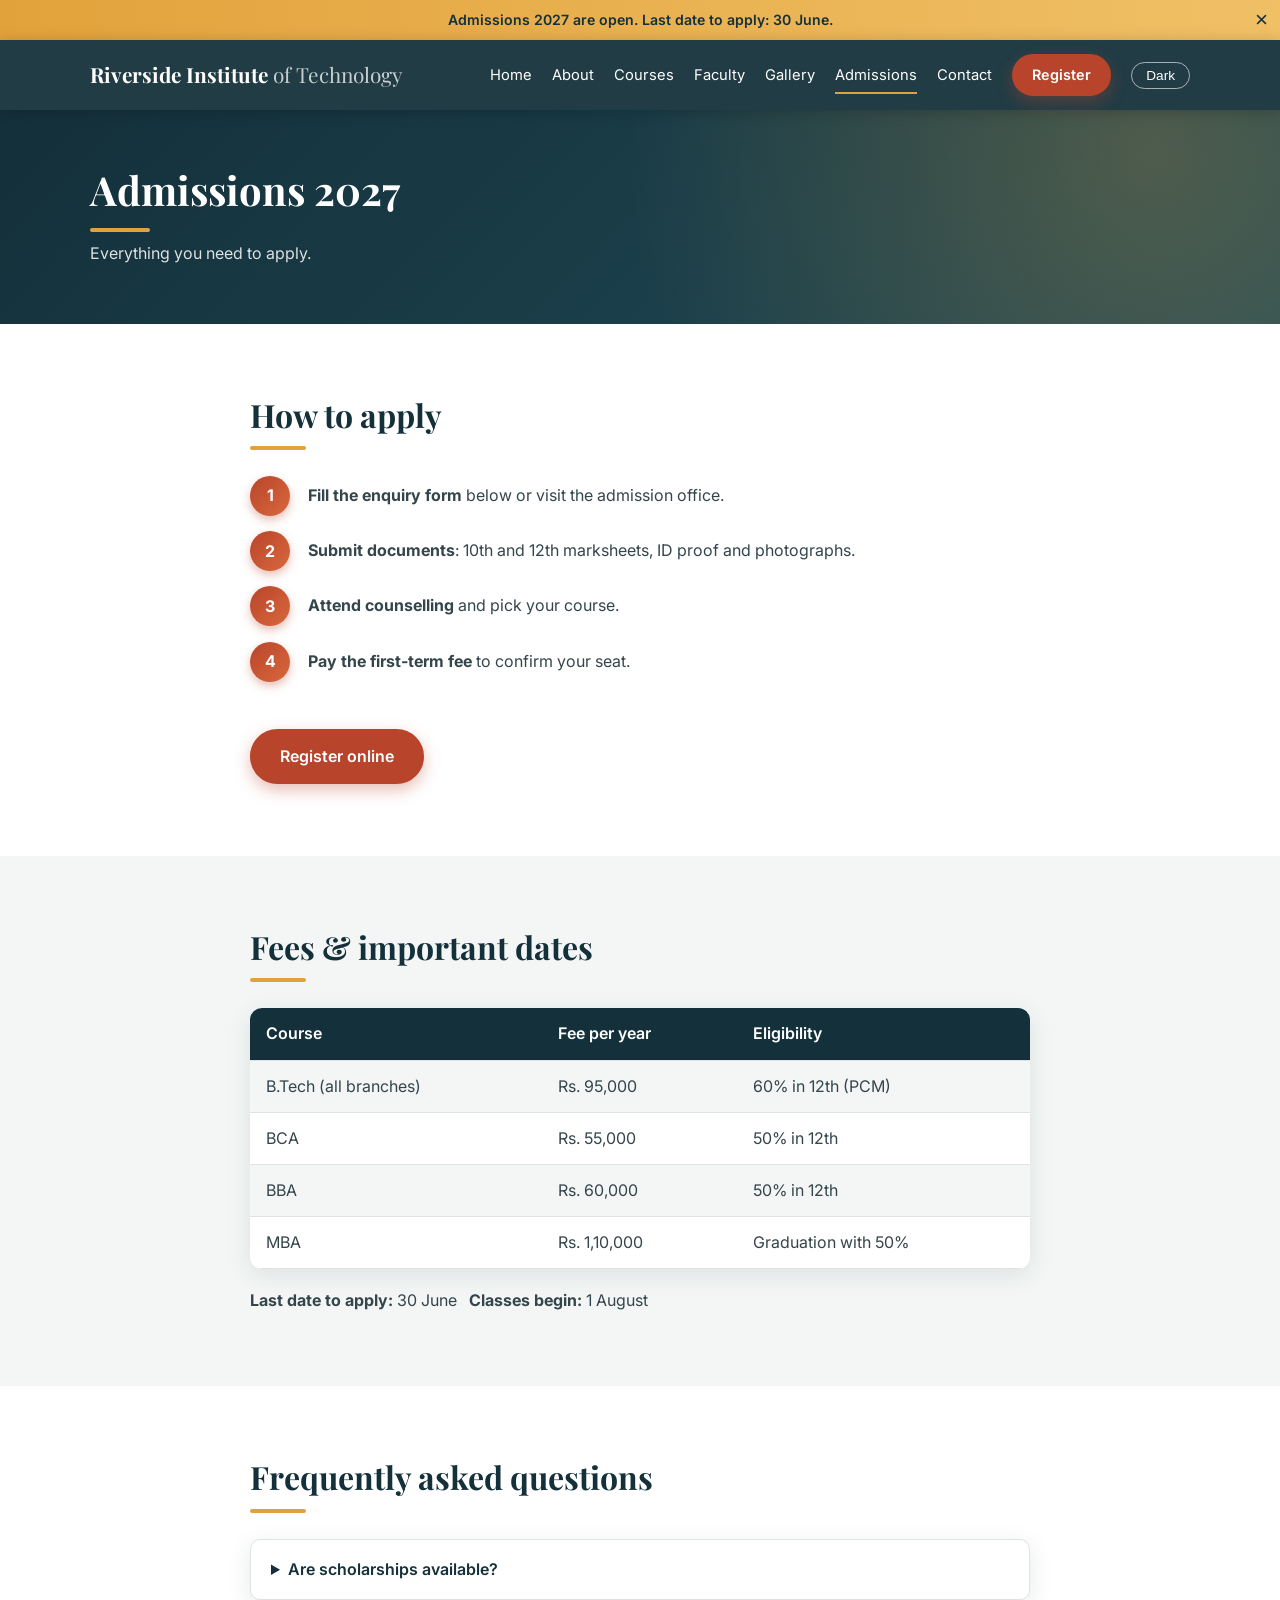
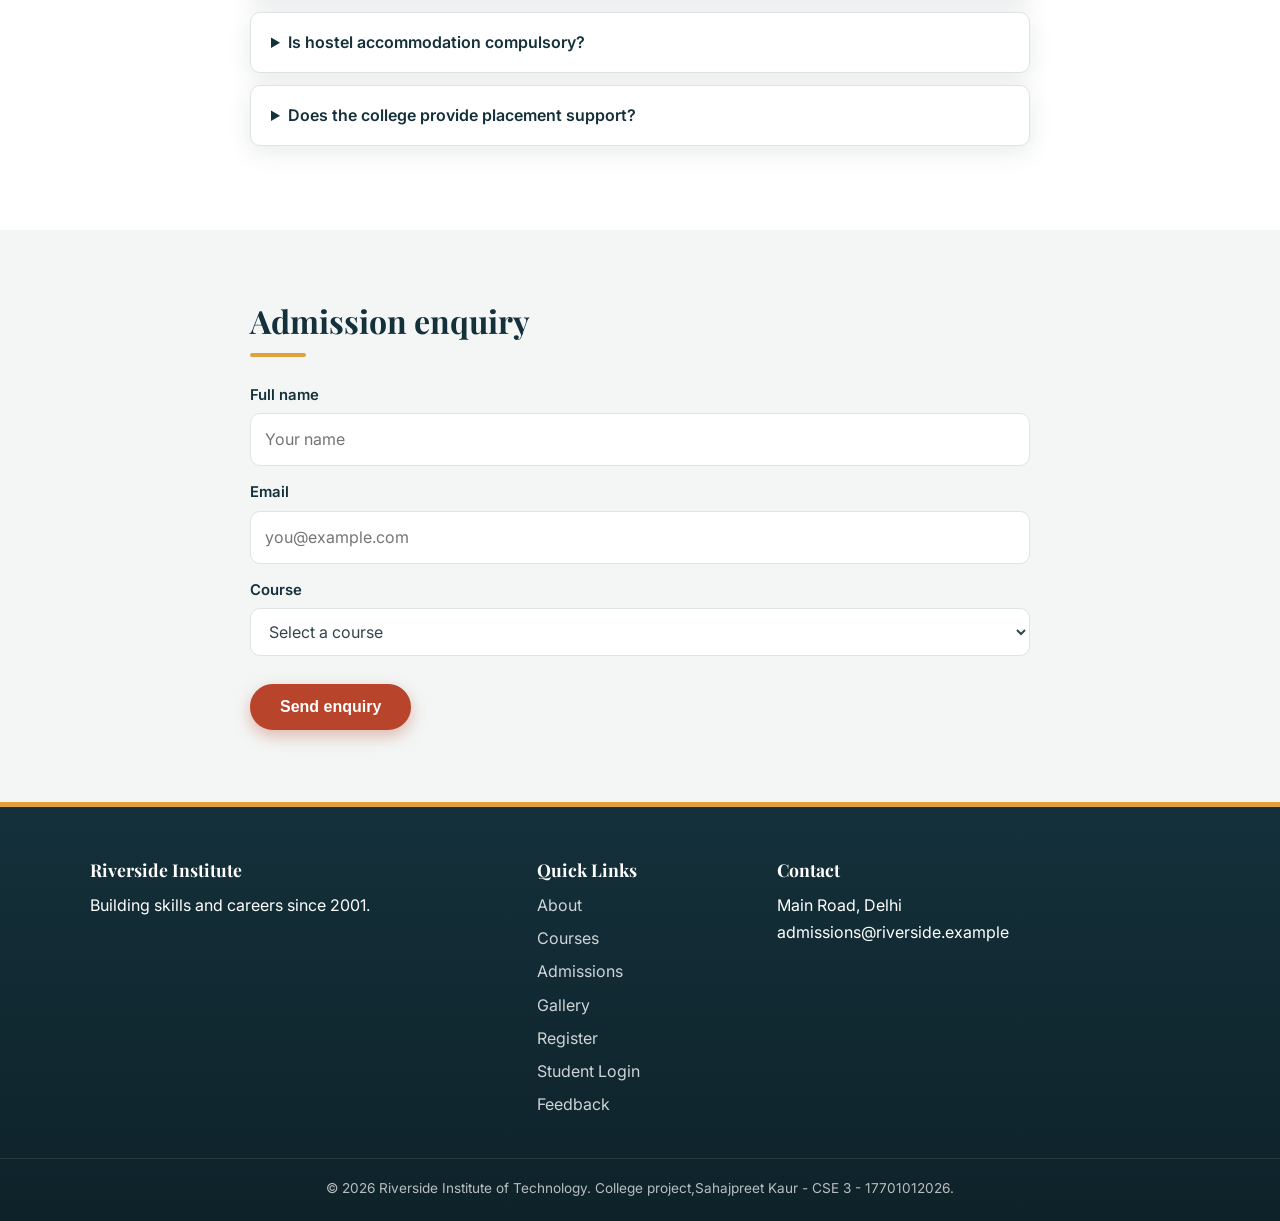
<file: admissions.html>
<!DOCTYPE html>
<html lang="en">
<head>
  <meta charset="UTF-8">
  <meta name="viewport" content="width=device-width, initial-scale=1.0">
  <title>Admissions | Riverside Institute of Technology</title>
  <link rel="preconnect" href="https://fonts.googleapis.com">
  <link rel="preconnect" href="https://fonts.gstatic.com" crossorigin>
  <link href="https://fonts.googleapis.com/css2?family=Inter:wght@400;600&family=Playfair+Display:wght@600;700&display=swap" rel="stylesheet">
  <link rel="stylesheet" href="style.css">
</head>
<body>
  <div id="announce" class="announce"><span>Admissions 2027 are open. Last date to apply: 30 June.</span><button id="announce-close" aria-label="Close announcement">&times;</button></div>

  <header class="site-header">
    <div class="container header-inner">
      <a href="index.html" class="logo">Riverside Institute<span> of Technology</span></a>
      <button id="menu-btn" class="menu-btn" aria-label="Open menu">Menu</button>
      <nav id="nav" class="nav">
        <a href="index.html">Home</a>
        <a href="about.html">About</a>
        <a href="courses.html">Courses</a>
        <a href="faculty.html">Faculty</a>
        <a href="gallery.html">Gallery</a>
        <a href="admissions.html" class="current">Admissions</a>
        <a href="contact.html">Contact</a>
        <a href="register.html" class="btn btn-small">Register</a>
        <button id="theme-btn" class="theme-btn" aria-label="Switch dark mode">Dark</button>
      </nav>
    </div>
  </header>
<section class="page-banner"><div class="container"><h1>Admissions 2027</h1><p>Everything you need to apply.</p></div></section>

  <section class="section">
    <div class="container narrow">
      <h2>How to apply</h2>
      <ol class="steps">
        <li><b>Fill the enquiry form</b> below or visit the admission office.</li>
        <li><b>Submit documents</b>: 10th and 12th marksheets, ID proof and photographs.</li>
        <li><b>Attend counselling</b> and pick your course.</li>
        <li><b>Pay the first-term fee</b> to confirm your seat.</li>
      </ol>
      <p class="more"><a class="btn" href="register.html">Register online</a></p>
    </div>
  </section>

  <section class="section alt">
    <div class="container narrow">
      <h2>Fees &amp; important dates</h2>
      <div class="table-wrap"><table>
        <tr><th>Course</th><th>Fee per year</th><th>Eligibility</th></tr>
        <tr><td>B.Tech (all branches)</td><td>Rs. 95,000</td><td>60% in 12th (PCM)</td></tr>
        <tr><td>BCA</td><td>Rs. 55,000</td><td>50% in 12th</td></tr>
        <tr><td>BBA</td><td>Rs. 60,000</td><td>50% in 12th</td></tr>
        <tr><td>MBA</td><td>Rs. 1,10,000</td><td>Graduation with 50%</td></tr>
      </table></div>
      <p><b>Last date to apply:</b> 30 June &nbsp; <b>Classes begin:</b> 1 August</p>
    </div>
  </section>

  <section class="section">
    <div class="container narrow">
      <h2>Frequently asked questions</h2>
      <details><summary>Are scholarships available?</summary><p>Yes. Students scoring above 90% get a fee waiver of up to 50%.</p></details>
      <details><summary>Is hostel accommodation compulsory?</summary><p>No. Hostel rooms are optional and allotted on a first-come basis.</p></details>
      <details><summary>Does the college provide placement support?</summary><p>Yes. Our placement cell runs training from the second year and invites 60+ companies every year.</p></details>
    </div>
  </section>

  <section class="section alt">
    <div class="container narrow">
      <h2>Admission enquiry</h2>
      <form class="check-form" data-endpoint="/api/enquiry" novalidate>
        <label for="a-name">Full name</label><input type="text" id="a-name" name="name" placeholder="Your name">
        <label for="a-email">Email</label><input type="email" id="a-email" name="email" placeholder="you@example.com">
        <label for="a-course">Course</label>
        <select id="a-course" name="course"><option value="">Select a course</option><option>B.Tech Computer Science</option><option>B.Tech Electronics</option><option>B.Tech Mechanical</option><option>BCA</option><option>BBA</option><option>MBA</option></select>
        <p class="form-msg" role="alert"></p>
        <button type="submit" class="btn">Send enquiry</button>
      </form>
    </div>
  </section>

  <footer class="footer">
    <div class="container footer-grid">
      <div><h3>Riverside Institute</h3><p>Building skills and careers since 2001.</p></div>
      <div><h3>Quick Links</h3><a href="about.html">About</a><a href="courses.html">Courses</a><a href="admissions.html">Admissions</a><a href="gallery.html">Gallery</a><a href="register.html">Register</a><a href="login.html">Student Login</a><a href="feedback.html">Feedback</a></div>
      <div><h3>Contact</h3><p>Main Road, Delhi<br>admissions@riverside.example</p></div>
    </div>
    <p class="copy">&copy; 2026 Riverside Institute of Technology. College project,Sahajpreet Kaur - CSE 3 - 17701012026.</p>
  </footer>
  <button id="to-top" class="to-top" aria-label="Back to top">&uarr;</button>
  <script src="script.js"></script>
</body>
</html>
</file>
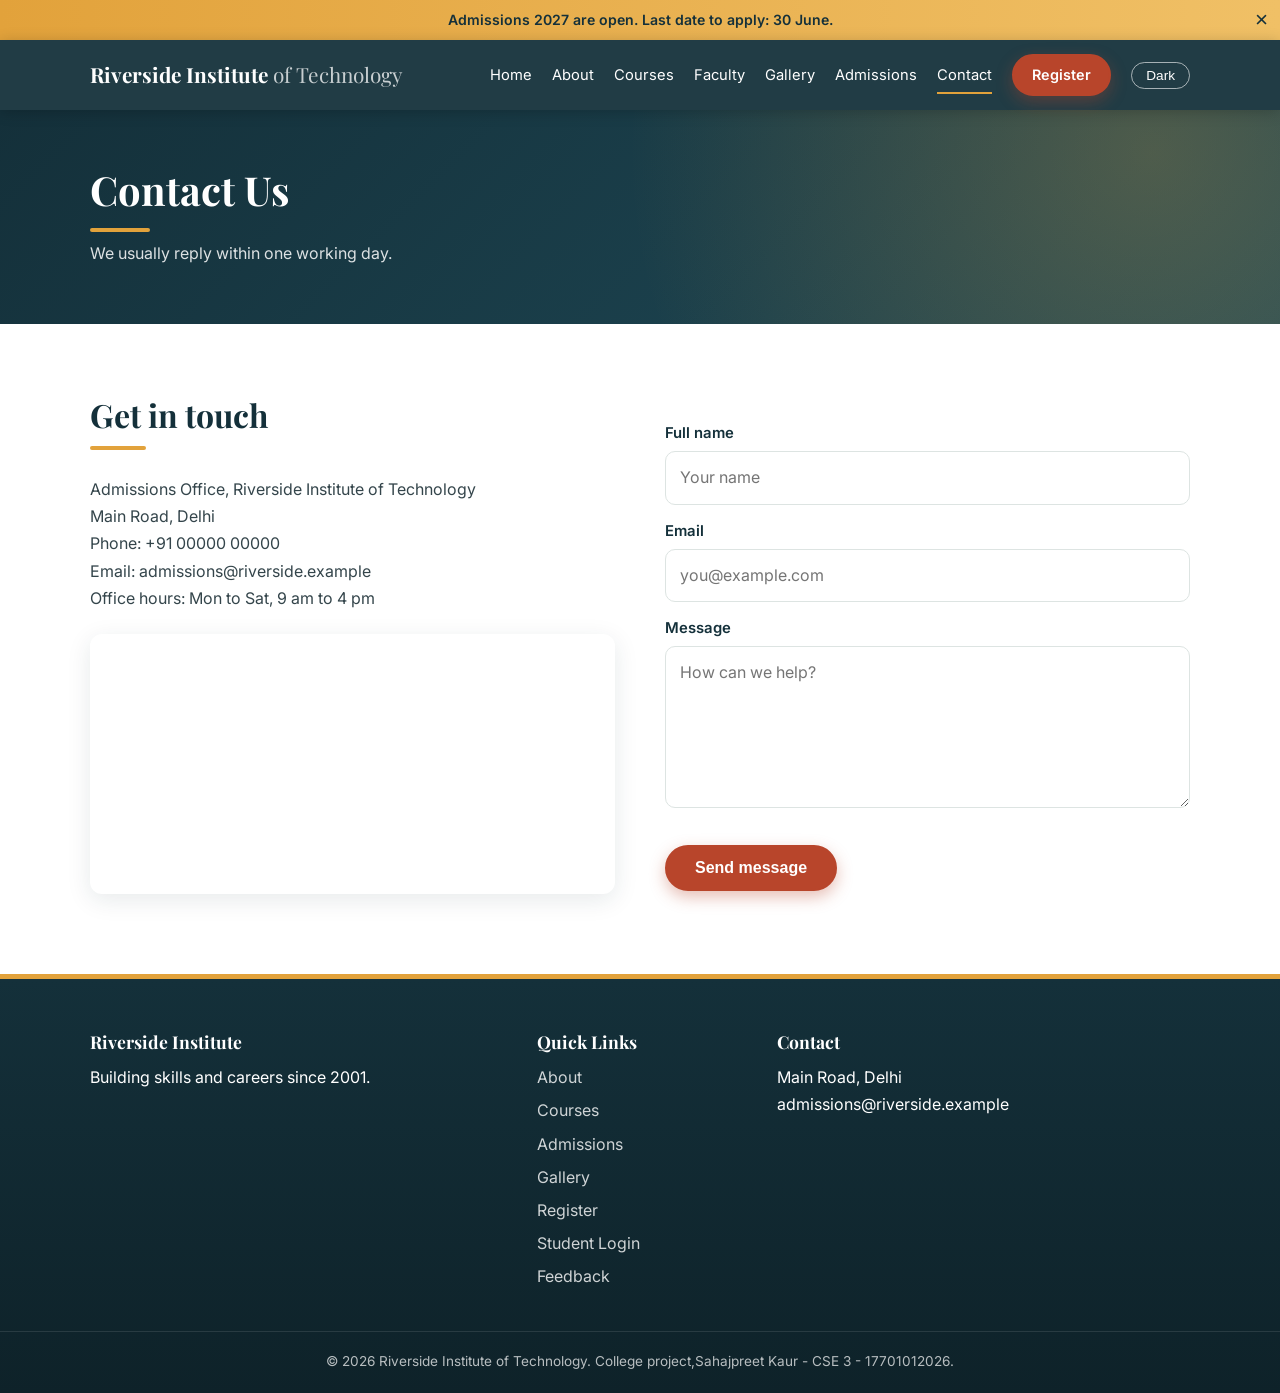
<file: contact.html>
<!DOCTYPE html>
<html lang="en">
<head>
  <meta charset="UTF-8">
  <meta name="viewport" content="width=device-width, initial-scale=1.0">
  <title>Contact | Riverside Institute of Technology</title>
  <link rel="preconnect" href="https://fonts.googleapis.com">
  <link rel="preconnect" href="https://fonts.gstatic.com" crossorigin>
  <link href="https://fonts.googleapis.com/css2?family=Inter:wght@400;600&family=Playfair+Display:wght@600;700&display=swap" rel="stylesheet">
  <link rel="stylesheet" href="style.css">
</head>
<body>
  <div id="announce" class="announce"><span>Admissions 2027 are open. Last date to apply: 30 June.</span><button id="announce-close" aria-label="Close announcement">&times;</button></div>

  <header class="site-header">
    <div class="container header-inner">
      <a href="index.html" class="logo">Riverside Institute<span> of Technology</span></a>
      <button id="menu-btn" class="menu-btn" aria-label="Open menu">Menu</button>
      <nav id="nav" class="nav">
        <a href="index.html">Home</a>
        <a href="about.html">About</a>
        <a href="courses.html">Courses</a>
        <a href="faculty.html">Faculty</a>
        <a href="gallery.html">Gallery</a>
        <a href="admissions.html">Admissions</a>
        <a href="contact.html" class="current">Contact</a>
        <a href="register.html" class="btn btn-small">Register</a>
        <button id="theme-btn" class="theme-btn" aria-label="Switch dark mode">Dark</button>
      </nav>
    </div>
  </header>
<section class="page-banner"><div class="container"><h1>Contact Us</h1><p>We usually reply within one working day.</p></div></section>

  <section class="section">
    <div class="container two-col">
      <div>
        <h2>Get in touch</h2>
        <p>Admissions Office, Riverside Institute of Technology<br>Main Road, Delhi<br>Phone: +91 00000 00000<br>Email: admissions@riverside.example<br>Office hours: Mon to Sat, 9 am to 4 pm</p>
        <iframe class="map" title="Map of the campus" src="https://www.google.com/maps?q=Delhi&output=embed" loading="lazy"></iframe>
      </div>
      <form class="check-form" data-endpoint="/api/contact" novalidate>
        <label for="c-name">Full name</label><input type="text" id="c-name" name="name" placeholder="Your name">
        <label for="c-email">Email</label><input type="email" id="c-email" name="email" placeholder="you@example.com">
        <label for="c-msg">Message</label><textarea id="c-msg" name="message" rows="5" placeholder="How can we help?"></textarea>
        <p class="form-msg" role="alert"></p>
        <button type="submit" class="btn">Send message</button>
      </form>
    </div>
  </section>

  <footer class="footer">
    <div class="container footer-grid">
      <div><h3>Riverside Institute</h3><p>Building skills and careers since 2001.</p></div>
      <div><h3>Quick Links</h3><a href="about.html">About</a><a href="courses.html">Courses</a><a href="admissions.html">Admissions</a><a href="gallery.html">Gallery</a><a href="register.html">Register</a><a href="login.html">Student Login</a><a href="feedback.html">Feedback</a></div>
      <div><h3>Contact</h3><p>Main Road, Delhi<br>admissions@riverside.example</p></div>
    </div>
    <p class="copy">&copy; 2026 Riverside Institute of Technology. College project,Sahajpreet Kaur - CSE 3 - 17701012026.</p>
  </footer>
  <button id="to-top" class="to-top" aria-label="Back to top">&uarr;</button>
  <script src="script.js"></script>
</body>
</html>
</file>
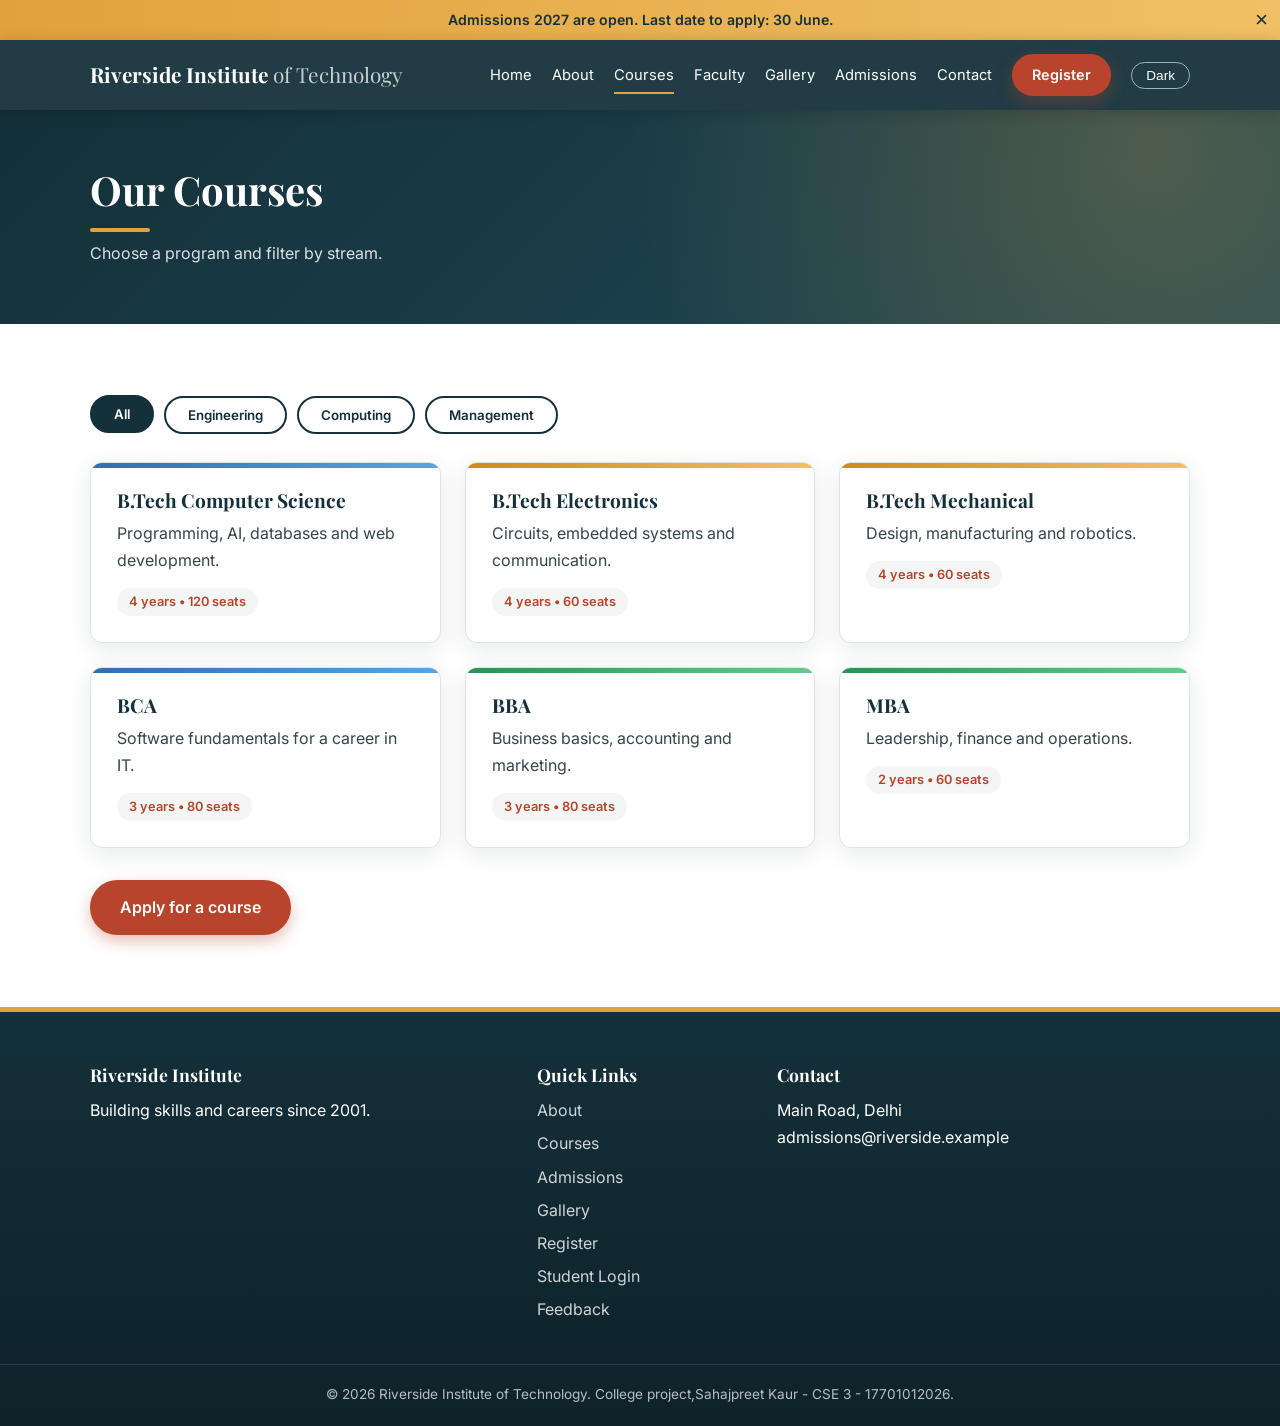
<file: courses.html>
<!DOCTYPE html>
<html lang="en">
<head>
  <meta charset="UTF-8">
  <meta name="viewport" content="width=device-width, initial-scale=1.0">
  <title>Courses | Riverside Institute of Technology</title>
  <link rel="preconnect" href="https://fonts.googleapis.com">
  <link rel="preconnect" href="https://fonts.gstatic.com" crossorigin>
  <link href="https://fonts.googleapis.com/css2?family=Inter:wght@400;600&family=Playfair+Display:wght@600;700&display=swap" rel="stylesheet">
  <link rel="stylesheet" href="style.css">
</head>
<body>
  <div id="announce" class="announce"><span>Admissions 2027 are open. Last date to apply: 30 June.</span><button id="announce-close" aria-label="Close announcement">&times;</button></div>

  <header class="site-header">
    <div class="container header-inner">
      <a href="index.html" class="logo">Riverside Institute<span> of Technology</span></a>
      <button id="menu-btn" class="menu-btn" aria-label="Open menu">Menu</button>
      <nav id="nav" class="nav">
        <a href="index.html">Home</a>
        <a href="about.html">About</a>
        <a href="courses.html" class="current">Courses</a>
        <a href="faculty.html">Faculty</a>
        <a href="gallery.html">Gallery</a>
        <a href="admissions.html">Admissions</a>
        <a href="contact.html">Contact</a>
        <a href="register.html" class="btn btn-small">Register</a>
        <button id="theme-btn" class="theme-btn" aria-label="Switch dark mode">Dark</button>
      </nav>
    </div>
  </header>
<section class="page-banner"><div class="container"><h1>Our Courses</h1><p>Choose a program and filter by stream.</p></div></section>

  <section class="section">
    <div class="container">
      <div class="filters">
        <button class="filter active" data-filter="all">All</button>
        <button class="filter" data-filter="engineering">Engineering</button>
        <button class="filter" data-filter="computing">Computing</button>
        <button class="filter" data-filter="management">Management</button>
      </div>
      <div class="cards" id="course-list">
        <article class="card" data-category="computing"><h3>B.Tech Computer Science</h3><p>Programming, AI, databases and web development.</p><small>4 years &bull; 120 seats</small></article>
        <article class="card" data-category="engineering"><h3>B.Tech Electronics</h3><p>Circuits, embedded systems and communication.</p><small>4 years &bull; 60 seats</small></article>
        <article class="card" data-category="engineering"><h3>B.Tech Mechanical</h3><p>Design, manufacturing and robotics.</p><small>4 years &bull; 60 seats</small></article>
        <article class="card" data-category="computing"><h3>BCA</h3><p>Software fundamentals for a career in IT.</p><small>3 years &bull; 80 seats</small></article>
        <article class="card" data-category="management"><h3>BBA</h3><p>Business basics, accounting and marketing.</p><small>3 years &bull; 80 seats</small></article>
        <article class="card" data-category="management"><h3>MBA</h3><p>Leadership, finance and operations.</p><small>2 years &bull; 60 seats</small></article>
      </div>
      <p class="more"><a class="btn" href="admissions.html">Apply for a course</a></p>
    </div>
  </section>

  <footer class="footer">
    <div class="container footer-grid">
      <div><h3>Riverside Institute</h3><p>Building skills and careers since 2001.</p></div>
      <div><h3>Quick Links</h3><a href="about.html">About</a><a href="courses.html">Courses</a><a href="admissions.html">Admissions</a><a href="gallery.html">Gallery</a><a href="register.html">Register</a><a href="login.html">Student Login</a><a href="feedback.html">Feedback</a></div>
      <div><h3>Contact</h3><p>Main Road, Delhi<br>admissions@riverside.example</p></div>
    </div>
    <p class="copy">&copy; 2026 Riverside Institute of Technology. College project,Sahajpreet Kaur - CSE 3 - 17701012026.</p>
  </footer>
  <button id="to-top" class="to-top" aria-label="Back to top">&uarr;</button>
  <script src="script.js"></script>
</body>
</html>
</file>
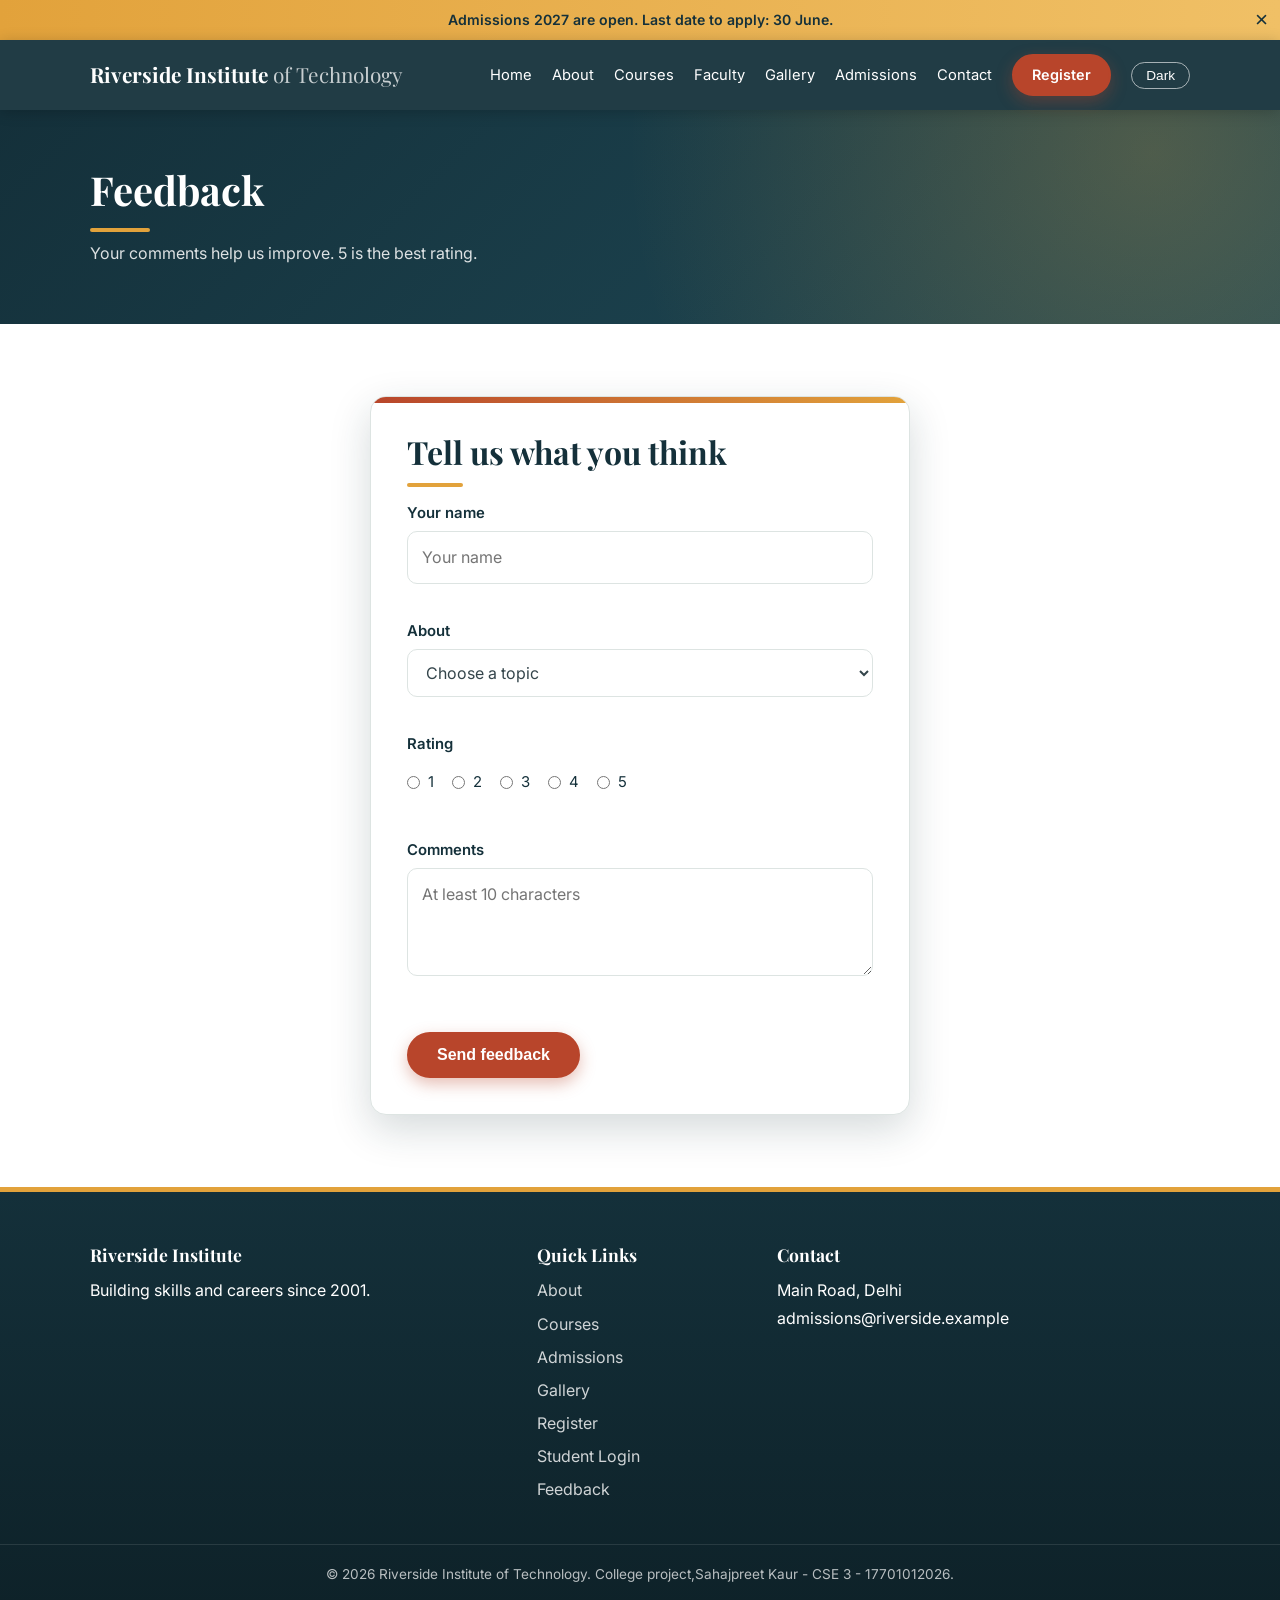
<file: feedback.html>
<!DOCTYPE html>
<html lang="en">
<head>
  <meta charset="UTF-8">
  <meta name="viewport" content="width=device-width, initial-scale=1.0">
  <title>Feedback | Riverside Institute of Technology</title>
  <link rel="preconnect" href="https://fonts.googleapis.com">
  <link rel="preconnect" href="https://fonts.gstatic.com" crossorigin>
  <link href="https://fonts.googleapis.com/css2?family=Inter:wght@400;600&family=Playfair+Display:wght@600;700&display=swap" rel="stylesheet">
  <link rel="stylesheet" href="style.css">
</head>
<body>
  <div id="announce" class="announce"><span>Admissions 2027 are open. Last date to apply: 30 June.</span><button id="announce-close" aria-label="Close announcement">&times;</button></div>

  <header class="site-header">
    <div class="container header-inner">
      <a href="index.html" class="logo">Riverside Institute<span> of Technology</span></a>
      <button id="menu-btn" class="menu-btn" aria-label="Open menu">Menu</button>
      <nav id="nav" class="nav">
        <a href="index.html">Home</a>
        <a href="about.html">About</a>
        <a href="courses.html">Courses</a>
        <a href="faculty.html">Faculty</a>
        <a href="gallery.html">Gallery</a>
        <a href="admissions.html">Admissions</a>
        <a href="contact.html">Contact</a>
        <a href="register.html" class="btn btn-small">Register</a>
        <button id="theme-btn" class="theme-btn" aria-label="Switch dark mode">Dark</button>
      </nav>
    </div>
  </header>
<section class="page-banner"><div class="container"><h1>Feedback</h1><p>Your comments help us improve. 5 is the best rating.</p></div></section>

  <section class="section">
    <div class="container narrow small-box">
      <form id="feedback-form" class="form-card" novalidate>
        <h2>Tell us what you think</h2>
        <div class="field" data-field="name"><label for="f-name">Your name</label><input type="text" id="f-name" name="name" placeholder="Your name"><span class="err"></span></div>
        <div class="field" data-field="category"><label for="f-cat">About</label>
          <select id="f-cat" name="category"><option value="">Choose a topic</option><option>Teaching</option><option>Campus facilities</option><option>Admissions process</option><option>Website</option></select><span class="err"></span></div>
        <div class="field" data-field="rating"><label>Rating</label>
          <div class="radios"><label><input type="radio" name="rating" value="1"> 1</label><label><input type="radio" name="rating" value="2"> 2</label><label><input type="radio" name="rating" value="3"> 3</label><label><input type="radio" name="rating" value="4"> 4</label><label><input type="radio" name="rating" value="5"> 5</label></div>
          <span class="err"></span></div>
        <div class="field" data-field="comments"><label for="f-msg">Comments</label><textarea id="f-msg" name="comments" rows="3" placeholder="At least 10 characters"></textarea><span class="err"></span></div>
        <p class="form-msg" role="alert"></p>
        <button type="submit" class="btn">Send feedback</button>
      </form>
    </div>
  </section>

  <footer class="footer">
    <div class="container footer-grid">
      <div><h3>Riverside Institute</h3><p>Building skills and careers since 2001.</p></div>
      <div><h3>Quick Links</h3><a href="about.html">About</a><a href="courses.html">Courses</a><a href="admissions.html">Admissions</a><a href="gallery.html">Gallery</a><a href="register.html">Register</a><a href="login.html">Student Login</a><a href="feedback.html">Feedback</a></div>
      <div><h3>Contact</h3><p>Main Road, Delhi<br>admissions@riverside.example</p></div>
    </div>
    <p class="copy">&copy; 2026 Riverside Institute of Technology. College project,Sahajpreet Kaur - CSE 3 - 17701012026.</p>
  </footer>
  <button id="to-top" class="to-top" aria-label="Back to top">&uarr;</button>
  <script src="script.js"></script>
</body>
</html>
</file>
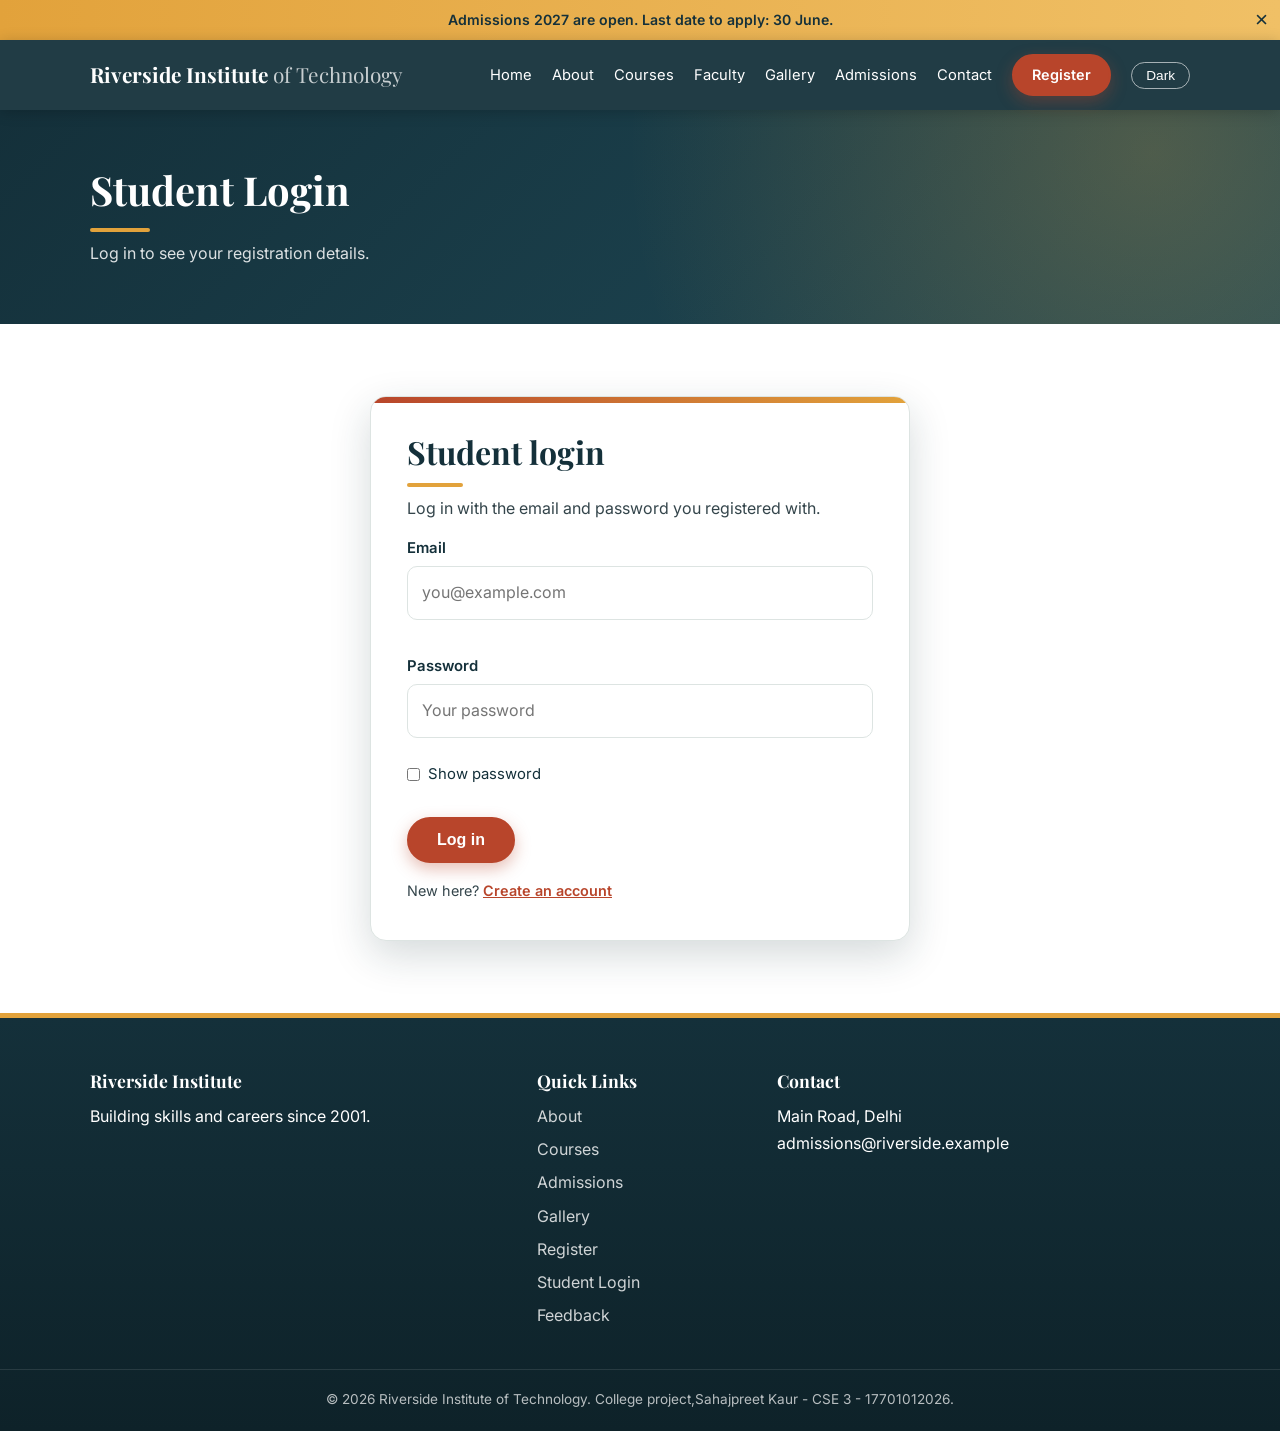
<file: login.html>
<!DOCTYPE html>
<html lang="en">
<head>
  <meta charset="UTF-8">
  <meta name="viewport" content="width=device-width, initial-scale=1.0">
  <title>Student Login | Riverside Institute of Technology</title>
  <link rel="preconnect" href="https://fonts.googleapis.com">
  <link rel="preconnect" href="https://fonts.gstatic.com" crossorigin>
  <link href="https://fonts.googleapis.com/css2?family=Inter:wght@400;600&family=Playfair+Display:wght@600;700&display=swap" rel="stylesheet">
  <link rel="stylesheet" href="style.css">
</head>
<body>
  <div id="announce" class="announce"><span>Admissions 2027 are open. Last date to apply: 30 June.</span><button id="announce-close" aria-label="Close announcement">&times;</button></div>

  <!-- HEADER (same on every page) -->
  <header class="site-header">
    <div class="container header-inner">
      <a href="index.html" class="logo">Riverside Institute<span> of Technology</span></a>
      <button id="menu-btn" class="menu-btn" aria-label="Open menu">Menu</button>
      <nav id="nav" class="nav">
        <a href="index.html">Home</a>
        <a href="about.html">About</a>
        <a href="courses.html">Courses</a>
        <a href="faculty.html">Faculty</a>
        <a href="gallery.html">Gallery</a>
        <a href="admissions.html">Admissions</a>
        <a href="contact.html">Contact</a>
        <a href="register.html" class="btn btn-small">Register</a>
        <button id="theme-btn" class="theme-btn" aria-label="Switch dark mode">Dark</button>
      </nav>
    </div>
  </header>
<section class="page-banner"><div class="container"><h1>Student Login</h1><p>Log in to see your registration details.</p></div></section>

  <section class="section">
    <div class="container narrow small-box">
      <form id="login-form" class="form-card" novalidate>
        <h2>Student login</h2>
        <p>Log in with the email and password you registered with.</p>
        <div class="field" data-field="email"><label for="l-email">Email</label><input type="email" id="l-email" name="email" placeholder="you@example.com"><span class="err"></span></div>
        <div class="field" data-field="password"><label for="l-pass">Password</label><input type="password" id="l-pass" name="password" placeholder="Your password"><span class="err"></span></div>
        <div class="field"><label class="inline"><input type="checkbox" class="show-pass"> Show password</label></div>
        <p class="form-msg" role="alert"></p>
        <button type="submit" class="btn">Log in</button>
        <p class="small">New here? <a class="link" href="register.html">Create an account</a></p>
      </form>
    </div>
  </section>

  <footer class="footer">
    <div class="container footer-grid">
      <div><h3>Riverside Institute</h3><p>Building skills and careers since 2001.</p></div>
      <div><h3>Quick Links</h3><a href="about.html">About</a><a href="courses.html">Courses</a><a href="admissions.html">Admissions</a><a href="gallery.html">Gallery</a><a href="register.html">Register</a><a href="login.html">Student Login</a><a href="feedback.html">Feedback</a></div>
      <div><h3>Contact</h3><p>Main Road, Delhi<br>admissions@riverside.example</p></div>
    </div>
    <p class="copy">&copy; 2026 Riverside Institute of Technology. College project,Sahajpreet Kaur - CSE 3 - 17701012026.</p>
  </footer>
  <button id="to-top" class="to-top" aria-label="Back to top">&uarr;</button>
  <script src="script.js"></script>
</body>
</html>
</file>
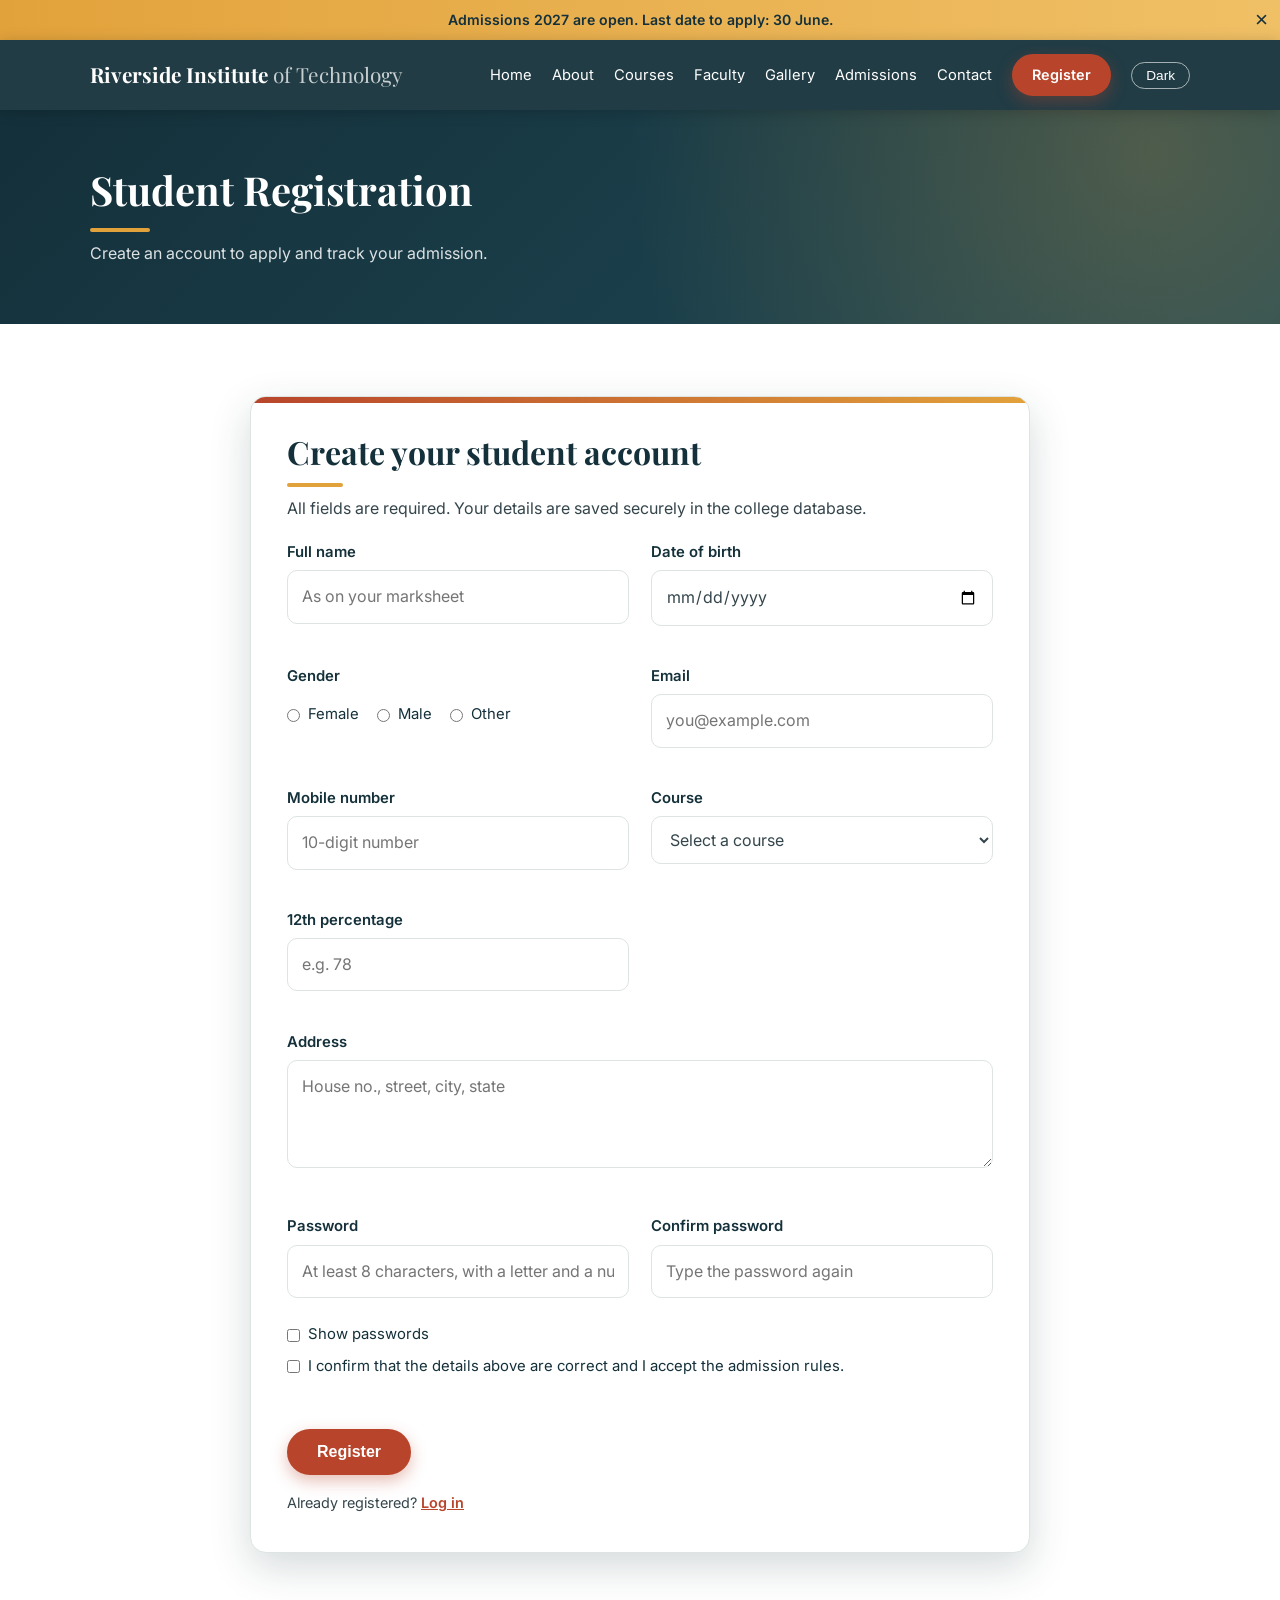
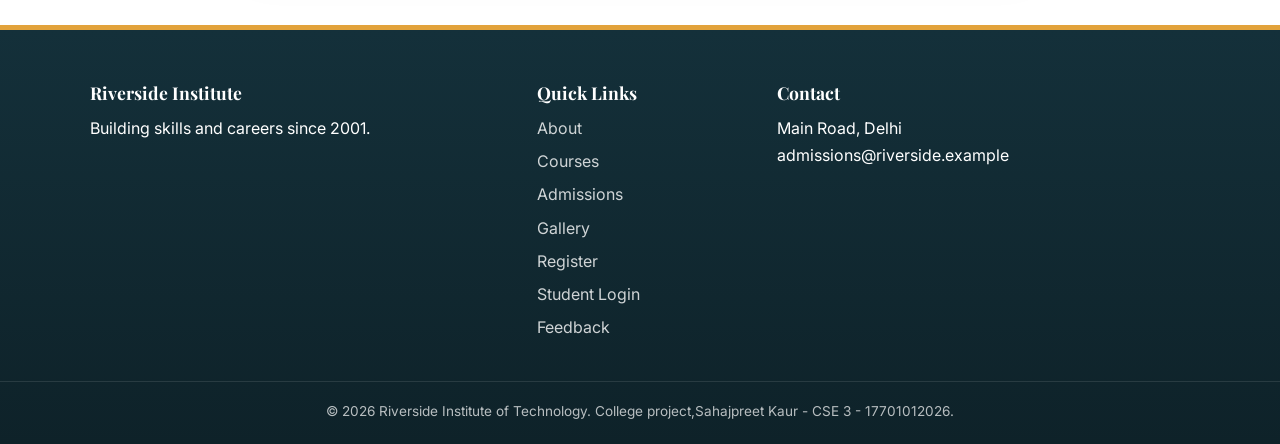
<file: register.html>
<!DOCTYPE html>
<html lang="en">
<head>
  <meta charset="UTF-8">
  <meta name="viewport" content="width=device-width, initial-scale=1.0">
  <title>Register | Riverside Institute of Technology</title>
  <link rel="preconnect" href="https://fonts.googleapis.com">
  <link rel="preconnect" href="https://fonts.gstatic.com" crossorigin>
  <link href="https://fonts.googleapis.com/css2?family=Inter:wght@400;600&family=Playfair+Display:wght@600;700&display=swap" rel="stylesheet">
  <link rel="stylesheet" href="style.css">
</head>
<body>
  <div id="announce" class="announce"><span>Admissions 2027 are open. Last date to apply: 30 June.</span><button id="announce-close" aria-label="Close announcement">&times;</button></div>

  <!-- HEADER (same on every page) -->
  <header class="site-header">
    <div class="container header-inner">
      <a href="index.html" class="logo">Riverside Institute<span> of Technology</span></a>
      <button id="menu-btn" class="menu-btn" aria-label="Open menu">Menu</button>
      <nav id="nav" class="nav">
        <a href="index.html">Home</a>
        <a href="about.html">About</a>
        <a href="courses.html">Courses</a>
        <a href="faculty.html">Faculty</a>
        <a href="gallery.html">Gallery</a>
        <a href="admissions.html">Admissions</a>
        <a href="contact.html">Contact</a>
        <a href="register.html" class="btn btn-small">Register</a>
        <button id="theme-btn" class="theme-btn" aria-label="Switch dark mode">Dark</button>
      </nav>
    </div>
  </header>
<section class="page-banner"><div class="container"><h1>Student Registration</h1><p>Create an account to apply and track your admission.</p></div></section>

  <section class="section">
    <div class="container narrow">
      <div id="reg-success" class="success-box" hidden></div>
      <form id="reg-form" class="form-card" novalidate>
        <h2>Create your student account</h2>
        <p>All fields are required. Your details are saved securely in the college database.</p>
        <div class="form-grid">
          <div class="field" data-field="fullname"><label for="r-name">Full name</label><input type="text" id="r-name" name="fullname" placeholder="As on your marksheet"><span class="err"></span></div>
          <div class="field" data-field="dob"><label for="r-dob">Date of birth</label><input type="date" id="r-dob" name="dob" placeholder=""><span class="err"></span></div>
          <div class="field" data-field="gender"><label>Gender</label>
            <div class="radios"><label><input type="radio" name="gender" value="Female"> Female</label><label><input type="radio" name="gender" value="Male"> Male</label><label><input type="radio" name="gender" value="Other"> Other</label></div>
            <span class="err"></span></div>
          <div class="field" data-field="email"><label for="r-email">Email</label><input type="email" id="r-email" name="email" placeholder="you@example.com"><span class="err"></span></div>
          <div class="field" data-field="phone"><label for="r-phone">Mobile number</label><input type="tel" id="r-phone" name="phone" placeholder="10-digit number"><span class="err"></span></div>
          <div class="field" data-field="course"><label for="r-course">Course</label><select id="r-course" name="course"><option value="">Select a course</option><option>B.Tech Computer Science</option><option>B.Tech Electronics</option><option>B.Tech Mechanical</option><option>BCA</option><option>BBA</option><option>MBA</option></select><span class="err"></span></div>
          <div class="field" data-field="marks"><label for="r-marks">12th percentage</label><input type="number" id="r-marks" name="marks" placeholder="e.g. 78"><span class="err"></span></div>
          <div class="field full" data-field="address"><label for="r-address">Address</label><textarea id="r-address" name="address" rows="3" placeholder="House no., street, city, state"></textarea><span class="err"></span></div>
          <div class="field" data-field="password"><label for="r-pass">Password</label><input type="password" id="r-pass" name="password" placeholder="At least 8 characters, with a letter and a number"><span class="err"></span></div>
          <div class="field" data-field="confirm"><label for="r-pass2">Confirm password</label><input type="password" id="r-pass2" name="confirm" placeholder="Type the password again"><span class="err"></span></div>
          <div class="field full"><label class="inline"><input type="checkbox" class="show-pass"> Show passwords</label></div>
          <div class="field full" data-field="terms"><label class="inline"><input type="checkbox" name="terms"> I confirm that the details above are correct and I accept the admission rules.</label><span class="err"></span></div>
        </div>
        <p class="form-msg" role="alert"></p>
        <button type="submit" class="btn">Register</button>
        <p class="small">Already registered? <a class="link" href="login.html">Log in</a></p>
      </form>
    </div>
  </section>

  <footer class="footer">
    <div class="container footer-grid">
      <div><h3>Riverside Institute</h3><p>Building skills and careers since 2001.</p></div>
      <div><h3>Quick Links</h3><a href="about.html">About</a><a href="courses.html">Courses</a><a href="admissions.html">Admissions</a><a href="gallery.html">Gallery</a><a href="register.html">Register</a><a href="login.html">Student Login</a><a href="feedback.html">Feedback</a></div>
      <div><h3>Contact</h3><p>Main Road, Delhi<br>admissions@riverside.example</p></div>
    </div>
    <p class="copy">&copy; 2026 Riverside Institute of Technology. College project,Sahajpreet Kaur - CSE 3 - 17701012026.</p>
  </footer>
  <button id="to-top" class="to-top" aria-label="Back to top">&uarr;</button>
  <script src="script.js"></script>
</body>
</html>
</file>
<file: style.css>
:root {
  --ink: #14303a;      
  --ink-2: #1f4a57;     
  --accent: #b8452b;    
  --gold: #e2a23b;     
  --heading: #14303a;
  --bg: #ffffff;
  --soft: #f3f6f5;     
  --card: #ffffff;
  --line: #dde4e2;
  --text: #34454b;
  --shadow: 0 6px 24px rgba(20, 48, 58, .10);
  --shadow-lg: 0 14px 40px rgba(20, 48, 58, .18);
  --radius: 12px;
}
[data-theme="dark"] {
  --heading: #f0f4f5;
  --bg: #0e181d;
  --soft: #142329;
  --card: #1a2d35;
  --line: #2b434d;
  --text: #cbd8db;
  --shadow: 0 6px 24px rgba(0, 0, 0, .35);
  --shadow-lg: 0 14px 40px rgba(0, 0, 0, .5);
}
* { box-sizing: border-box; margin: 0; padding: 0; }
html { scroll-behavior: smooth; }
body { font-family: "Inter", system-ui, Arial, sans-serif; color: var(--text); background: var(--bg); line-height: 1.7; transition: background .3s, color .3s; }
h1, h2, h3 { font-family: "Playfair Display", Georgia, "Times New Roman", serif; color: var(--heading); line-height: 1.2; }
a { color: inherit; }
img { max-width: 100%; display: block; }
::selection { background: var(--gold); color: #14303a; }
.container { width: 90%; max-width: 1100px; margin: 0 auto; }
.narrow { max-width: 780px; }

/* -2. BUTTONS- */
.btn { display: inline-block; background: var(--accent); color: #fff; border: 2px solid var(--accent); padding: 12px 28px; text-decoration: none; font-size: 1rem; font-weight: 600; cursor: pointer; border-radius: 999px; box-shadow: 0 6px 16px rgba(184, 69, 43, .35); transition: transform .2s, box-shadow .2s, background .2s; }
.btn:hover { background: #9c3822; border-color: #9c3822; transform: translateY(-2px); box-shadow: 0 10px 22px rgba(184, 69, 43, .4); }
.btn-outline { background: transparent; border-color: rgba(255, 255, 255, .8); margin-left: 10px; box-shadow: none; }
.btn-outline:hover { background: #fff; color: var(--ink); border-color: #fff; box-shadow: none; }
.btn-small { padding: 7px 18px; font-size: .9rem; }
.link { color: var(--accent); font-weight: 600; }
[data-theme="dark"] .link { color: var(--gold); }
:focus-visible { outline: 3px solid var(--gold); outline-offset: 3px; }

/* - 3. ANNOUNCEMENT + HEADER -*/
.announce { background: linear-gradient(90deg, #e2a23b, #f0c066); color: #14303a; text-align: center; padding: 8px 44px; font-size: .88rem; font-weight: 600; position: relative; }
.announce.gone { display: none; }
.announce button { position: absolute; right: 12px; top: 50%; transform: translateY(-50%); background: none; border: none; font-size: 1.4rem; cursor: pointer; color: inherit; }
.site-header { background: rgba(20, 48, 58, .94); backdrop-filter: blur(10px); position: sticky; top: 0; z-index: 10; box-shadow: 0 2px 14px rgba(0, 0, 0, .2); }
.header-inner { display: flex; justify-content: space-between; align-items: center; padding: 14px 0; }
.logo { color: #fff; text-decoration: none; font-family: "Playfair Display", Georgia, serif; font-size: 1.3rem; font-weight: 700; }
.logo span { font-weight: 400; opacity: .75; }
.nav { display: flex; align-items: center; gap: 20px; }
.nav a:not(.btn) { color: #fff; text-decoration: none; padding: 4px 0; font-size: .92rem; position: relative; }
.nav a:not(.btn)::after { content: ""; position: absolute; left: 0; bottom: -2px; height: 2px; width: 0; background: var(--gold); transition: width .25s; }
.nav a:not(.btn):hover::after, .nav a.current::after { width: 100%; }
.menu-btn, .theme-btn { background: none; color: #fff; border: 1px solid rgba(255, 255, 255, .6); padding: 5px 14px; cursor: pointer; border-radius: 999px; font-size: .85rem; transition: background .2s; }
.theme-btn:hover, .menu-btn:hover { background: rgba(255, 255, 255, .15); }
.menu-btn { display: none; }

/*-- 4. HERO & PAGE BANNERS - */
.hero { color: #fff; padding: 80px 0 110px; position: relative; overflow: hidden;
  background: radial-gradient(circle at 85% 15%, rgba(226, 162, 59, .28), transparent 40%),
              radial-gradient(circle at 10% 90%, rgba(184, 69, 43, .25), transparent 40%),
              linear-gradient(135deg, var(--ink) 0%, var(--ink-2) 100%); }
.hero::after { content: ""; position: absolute; inset: 0; background-image: radial-gradient(rgba(255, 255, 255, .07) 1.5px, transparent 1.5px); background-size: 28px 28px; pointer-events: none; }
.hero-grid { display: grid; grid-template-columns: 1.1fr 1fr; gap: 50px; align-items: center; position: relative; z-index: 1; }
.eyebrow { display: inline-block; background: rgba(226, 162, 59, .18); color: var(--gold); border: 1px solid rgba(226, 162, 59, .5); padding: 4px 16px; border-radius: 999px; font-size: .82rem; font-weight: 600; letter-spacing: .04em; margin-bottom: 18px; }
.hero h1 { color: #fff; font-size: 3.2rem; margin-bottom: 18px; }
.hero p { margin-bottom: 30px; font-size: 1.1rem; opacity: .92; max-width: 480px; }
.hero-img { padding: 10px; background: rgba(255, 255, 255, .12); border-radius: 18px; transform: rotate(2deg); box-shadow: var(--shadow-lg); }
.hero-img .photo { border-radius: 12px; }
.page-banner { color: #fff; padding: 56px 0; position: relative; overflow: hidden;
  background: radial-gradient(circle at 90% 20%, rgba(226, 162, 59, .25), transparent 45%), linear-gradient(135deg, var(--ink) 0%, var(--ink-2) 100%); }
.page-banner h1 { color: #fff; font-size: 2.5rem; }
.page-banner p { opacity: .85; margin-top: 8px; }
.page-banner h1::after { content: ""; display: block; width: 60px; height: 4px; background: var(--gold); margin-top: 14px; border-radius: 2px; }

/* -5. STATS (floating card) -*/
.stats { margin-top: -56px; position: relative; z-index: 2; padding-bottom: 10px; }
.stats-grid { display: grid; grid-template-columns: repeat(4, 1fr); text-align: center; gap: 20px; background: var(--card); border-radius: var(--radius); box-shadow: var(--shadow-lg); padding: 30px 20px; border: 1px solid var(--line); }
.stats strong { display: block; font-family: "Playfair Display", Georgia, serif; font-size: 2.6rem; color: var(--accent); line-height: 1.1; }
.stats span { font-size: .9rem; font-weight: 600; }

/* -6. SECTIONS, CARDS, IMAGES -*/
.section { padding: 72px 0; }
.section.alt { background: var(--soft); }
.section h2 { font-size: 2rem; margin-bottom: 26px; }
.section h2::after { content: ""; display: block; width: 56px; height: 4px; background: var(--gold); margin-top: 12px; border-radius: 2px; }
.section p + p { margin-top: 12px; }
.two-col { display: grid; grid-template-columns: 1fr 1fr; gap: 50px; align-items: center; }
.cards { display: grid; grid-template-columns: repeat(3, 1fr); gap: 24px; }
.card { background: var(--card); border: 1px solid var(--line); border-radius: var(--radius); padding: 26px; position: relative; overflow: hidden; box-shadow: var(--shadow); transition: transform .25s, box-shadow .25s; }
.card::before { content: ""; position: absolute; inset: 0 0 auto 0; height: 5px; background: linear-gradient(90deg, var(--accent), var(--gold)); }
.card[data-category="computing"]::before { background: linear-gradient(90deg, #2f6fb0, #5aa5e0); }
.card[data-category="engineering"]::before { background: linear-gradient(90deg, #d08a1c, #f0c066); }
.card[data-category="management"]::before { background: linear-gradient(90deg, #2e8f57, #6cc78f); }
.card:hover { transform: translateY(-6px); box-shadow: var(--shadow-lg); }
.card h3 { margin-bottom: 8px; font-size: 1.2rem; }
.card small { display: inline-block; margin-top: 14px; padding: 3px 12px; background: var(--soft); border-radius: 999px; color: var(--accent); font-weight: 600; font-size: .8rem; }
[data-theme="dark"] .card small { color: var(--gold); }
.card.hidden { display: none; }
.photo { width: 100%; height: auto; border-radius: var(--radius); box-shadow: var(--shadow); }
.photo.round { border-radius: 50%; max-width: 150px; margin: 0 auto 14px; border: 4px solid var(--card); box-shadow: 0 0 0 3px var(--gold), var(--shadow); }
.person { text-align: center; }
.role { display: block; color: var(--accent); margin-bottom: 8px; font-size: .9rem; }
[data-theme="dark"] .role { color: var(--gold); }
.principal .photo.round { max-width: 220px; }
.more { margin-top: 32px; }
.quote { font-style: italic; }
.quote::after { content: "\201C"; position: absolute; right: 18px; top: 8px; font-family: Georgia, serif; font-size: 5rem; line-height: 1; color: var(--gold); opacity: .35; }
.quote cite { display: block; margin-top: 14px; font-style: normal; font-weight: 600; color: var(--heading); font-size: .9rem; }
.cta { color: #fff; text-align: center; padding: 72px 0; background: radial-gradient(circle at 20% 20%, rgba(226, 162, 59, .25), transparent 45%), linear-gradient(135deg, var(--ink), var(--ink-2)); }
.cta h2 { color: #fff; font-size: 2.2rem; margin-bottom: 8px; }
.cta p { margin-bottom: 24px; opacity: .9; }

/* - 7. LISTS, TABLE, FAQ, FILTERS -*/
.events { list-style: none; }
.events li { display: flex; gap: 20px; padding: 18px 12px; border-bottom: 1px solid var(--line); border-radius: 8px; transition: background .2s; }
.events li:hover { background: var(--soft); }
.events h3 { font-size: 1.1rem; margin-bottom: 2px; }
.date { background: linear-gradient(160deg, var(--ink), var(--ink-2)); color: #fff; text-align: center; min-width: 66px; height: 70px; padding-top: 10px; border-radius: 10px; font-size: .78rem; text-transform: uppercase; letter-spacing: .05em; border-bottom: 4px solid var(--gold); }
.date b { display: block; font-size: 1.5rem; line-height: 1; font-family: "Playfair Display", Georgia, serif; }
.timeline { list-style: none; border-left: 3px solid var(--line); margin-left: 10px; }
.timeline li { position: relative; padding: 0 0 22px 28px; }
.timeline li::before { content: ""; position: absolute; left: -11px; top: 6px; width: 19px; height: 19px; border-radius: 50%; background: var(--accent); border: 4px solid var(--bg); box-shadow: 0 0 0 2px var(--accent); }
.timeline b { color: var(--accent); font-family: "Playfair Display", Georgia, serif; font-size: 1.15rem; display: inline-block; min-width: 54px; }
[data-theme="dark"] .timeline b { color: var(--gold); }
.steps { list-style: none; counter-reset: step; }
.steps li { counter-increment: step; position: relative; padding: 6px 0 22px 58px; }
.steps li::before { content: counter(step); position: absolute; left: 0; top: 0; width: 40px; height: 40px; border-radius: 50%; background: linear-gradient(135deg, var(--accent), #d9683d); color: #fff; font-weight: 700; display: flex; align-items: center; justify-content: center; box-shadow: 0 4px 10px rgba(184, 69, 43, .35); }
.table-wrap { overflow-x: auto; margin-bottom: 18px; border-radius: var(--radius); box-shadow: var(--shadow); }
table { border-collapse: collapse; width: 100%; background: var(--card); }
th, td { padding: 12px 16px; text-align: left; border-bottom: 1px solid var(--line); }
th { background: var(--ink); color: #fff; font-weight: 600; }
tr:nth-child(even) td { background: var(--soft); }
details { border: 1px solid var(--line); background: var(--card); margin-bottom: 12px; padding: 16px 20px; border-radius: 10px; box-shadow: var(--shadow); transition: border-color .2s; }
details[open] { border-color: var(--gold); }
summary { cursor: pointer; font-weight: 600; color: var(--heading); }
details p { margin-top: 10px; }
.filters { margin-bottom: 28px; display: flex; gap: 10px; flex-wrap: wrap; }
.filter { padding: 9px 22px; border: 2px solid var(--ink); background: var(--card); color: var(--heading); cursor: pointer; border-radius: 999px; font-weight: 600; font-family: inherit; transition: all .2s; }
[data-theme="dark"] .filter { border-color: var(--line); }
.filter.active, .filter:hover { background: var(--ink); color: #fff; border-color: var(--ink); transform: translateY(-1px); }

/* ---------- 8. GALLERY + LIGHTBOX ---------- */
.hint { margin-bottom: 18px; }
.gallery { display: grid; grid-template-columns: repeat(3, 1fr); gap: 22px; }
.gallery figure { background: var(--card); border: 1px solid var(--line); border-radius: var(--radius); overflow: hidden; box-shadow: var(--shadow); transition: transform .25s, box-shadow .25s; }
.gallery figure:hover { transform: translateY(-5px); box-shadow: var(--shadow-lg); }
.gallery .gallery-img { width: 100%; cursor: zoom-in; transition: transform .5s; }
.gallery figure:hover .gallery-img { transform: scale(1.06); }
.gallery figure { overflow: hidden; }
.gallery figcaption { padding: 12px 16px; font-weight: 600; color: var(--heading); position: relative; background: var(--card); }
.lightbox { display: none; position: fixed; inset: 0; background: rgba(5, 12, 15, .92); z-index: 50; align-items: center; justify-content: center; flex-direction: column; padding: 20px; cursor: pointer; }
.lightbox.open { display: flex; animation: fade .25s; }
.lightbox img { max-height: 80vh; border-radius: var(--radius); box-shadow: var(--shadow-lg); }
.lightbox p { color: #fff; margin-top: 14px; font-weight: 600; }
@keyframes fade { from { opacity: 0; } to { opacity: 1; } }

/* ---------- 9. FORMS & MAP ---------- */
form label { display: block; font-weight: 600; margin: 14px 0 5px; color: var(--heading); font-size: .93rem; }
form input, form textarea, form select { width: 100%; padding: 12px 14px; border: 1.5px solid var(--line); border-radius: 10px; font: inherit; background: var(--bg); color: var(--text); transition: border-color .2s, box-shadow .2s; }
form input:focus, form textarea:focus, form select:focus { outline: none; border-color: var(--gold); box-shadow: 0 0 0 4px rgba(226, 162, 59, .25); }
form .btn { margin-top: 16px; }
.form-msg { margin-top: 12px; font-weight: 600; }
.form-msg.error { color: #e0584c; }
.form-msg.ok { color: #2e9e57; }
.map { width: 100%; height: 260px; border: 0; margin-top: 22px; border-radius: var(--radius); box-shadow: var(--shadow); }
[hidden] { display: none !important; }
.form-card { background: var(--card); border: 1px solid var(--line); border-radius: 16px; padding: 36px; box-shadow: var(--shadow-lg); position: relative; overflow: hidden; }
.form-card::before { content: ""; position: absolute; inset: 0 0 auto 0; height: 6px; background: linear-gradient(90deg, var(--accent), var(--gold)); }
.form-card h2 { margin-bottom: 8px; }
.form-grid { display: grid; grid-template-columns: 1fr 1fr; gap: 0 22px; margin-bottom: 8px; }
.field { margin-top: 4px; }
.field.full { grid-column: 1 / -1; }
.field .err { display: block; min-height: 1.3em; color: #e0584c; font-size: .84rem; margin-top: 3px; }
.field.invalid input, .field.invalid select, .field.invalid textarea { border-color: #e0584c; background: rgba(224, 88, 76, .06); }
.radios { display: flex; gap: 18px; flex-wrap: wrap; padding: 8px 0; }
.radios label, label.inline { display: inline-flex; align-items: center; gap: 8px; font-weight: 400; margin: 0; cursor: pointer; }
.radios input, label.inline input { width: auto; accent-color: var(--accent); }
.small { margin-top: 16px; font-size: .9rem; }
.small-box { max-width: 540px; }
.success-box { background: var(--card); border: 2px solid #2e9e57; border-radius: var(--radius); padding: 26px; margin-bottom: 26px; box-shadow: var(--shadow); animation: fade .4s; }
.success-box h2 { color: #2e9e57; margin-bottom: 10px; }

/* --10. FOOTER + BACK TO TOP -*/
.footer { background: linear-gradient(180deg, var(--ink), #0e2229); color: #fff; padding: 52px 0 20px; border-top: 5px solid var(--gold); }
.footer-grid { display: grid; grid-template-columns: 2fr 1fr 2fr; gap: 34px; }
.footer h3 { color: #fff; font-size: 1.1rem; margin-bottom: 12px; }
.footer a { display: block; text-decoration: none; opacity: .8; margin-bottom: 6px; transition: opacity .2s, transform .2s; }
.footer a:hover { opacity: 1; transform: translateX(4px); color: var(--gold); }
.copy { text-align: center; margin-top: 34px; padding-top: 18px; border-top: 1px solid rgba(255, 255, 255, .15); opacity: .7; font-size: .85rem; }
.to-top { position: fixed; bottom: 22px; right: 22px; width: 46px; height: 46px; border-radius: 50%; border: none; background: var(--accent); color: #fff; font-size: 1.3rem; cursor: pointer; display: none; box-shadow: 0 6px 16px rgba(0, 0, 0, .3); transition: transform .2s; }
.to-top:hover { transform: translateY(-3px); }
.to-top.show { display: block; }

/* -11. ANIMATIONS - */
.reveal { opacity: 0; transform: translateY(26px); transition: opacity .6s ease, transform .6s ease; }
.reveal.visible { opacity: 1; transform: none; }
.hero-grid > * { animation: rise .8s ease both; }
.hero-grid > *:nth-child(2) { animation-delay: .15s; }
@keyframes rise { from { opacity: 0; transform: translateY(24px); } to { opacity: 1; transform: none; } }
@media (prefers-reduced-motion: reduce) {
  html { scroll-behavior: auto; }
  *, *::before, *::after { animation: none !important; transition: none !important; }
  .reveal { opacity: 1; transform: none; }
}

/* ---------- 12. TABLET & MOBILE ---------- */
@media (max-width: 1100px) { .logo span { display: none; } }
@media (max-width: 800px) {
  .menu-btn { display: block; }
  .nav { display: none; position: absolute; top: 100%; left: 0; right: 0; flex-direction: column; align-items: flex-start; gap: 14px; background: var(--ink); padding: 18px 5% 22px; box-shadow: 0 12px 20px rgba(0, 0, 0, .25); }
  .nav.open { display: flex; }
  .hero { padding: 56px 0 100px; }
  .hero h1 { font-size: 2.2rem; }
  .hero-img { transform: none; }
  .btn-outline { margin: 12px 0 0; }
  .cards, .two-col, .hero-grid, .footer-grid, .gallery, .form-grid { grid-template-columns: 1fr; }
  .stats-grid { grid-template-columns: 1fr 1fr; }
  .section { padding: 54px 0; }
  .form-card { padding: 22px; }
  .page-banner h1 { font-size: 2rem; }
}

/* - 13. PHOTOS -*/
.gallery .gallery-img { aspect-ratio: 3 / 2; object-fit: cover; }
.hero-img .photo { aspect-ratio: 3 / 2; object-fit: cover; }
.two-col .photo { aspect-ratio: 16 / 9; object-fit: cover; }
.photo.round { aspect-ratio: 1 / 1; object-fit: cover; }
</file>
